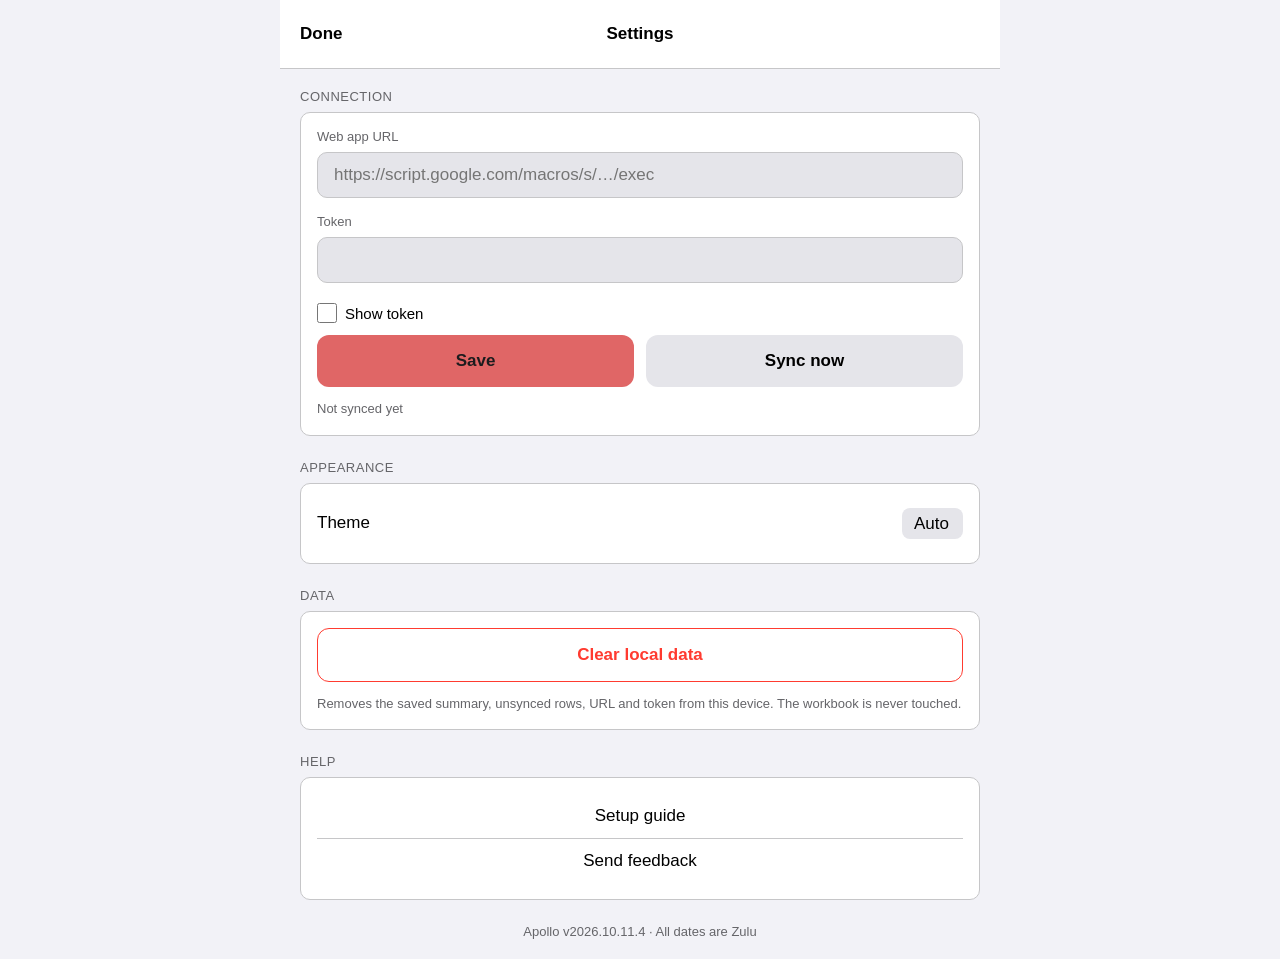
<file: app/index.html>
<!doctype html>
<html lang="en" data-theme="auto">
<head>
<meta charset="utf-8">
<meta name="viewport" content="width=device-width, initial-scale=1">
<title>Apollo</title>
<meta name="theme-color" content="#ffffff">
<meta name="apple-mobile-web-app-title" content="Apollo">
<link rel="manifest" href="manifest.webmanifest">
<link rel="icon" href="icon.svg" type="image/svg+xml">
<link rel="apple-touch-icon" href="icon-192.png">
<link rel="stylesheet" href="style.css">
</head>
<body>
<div id="app" class="app">

  <div id="view-main" class="view">
    <header class="header">
      <h1 class="title">Apollo</h1>
      <button type="button" id="settings-btn" class="icon-btn" aria-label="Settings">&#9881;&#65039;</button>
    </header>
    <div class="seg-wrap">
      <div class="seg-tabs" role="tablist" aria-label="Screens">
        <button type="button" role="tab" data-tab="log" aria-controls="screen-log">Log</button>
        <button type="button" role="tab" data-tab="status" aria-controls="screen-status">Status</button>
      </div>
    </div>
    <div id="panels">

        <section id="screen-log" class="panel" role="tabpanel" aria-label="Log">
          <div id="lock-notice"></div>
          <div class="section">
            <div class="section-title">Kind</div>
            <div class="card">
              <div class="toggle-group" role="group" aria-label="Kind of training">
                <button type="button" data-mode="flight" aria-pressed="true">Flight</button>
                <button type="button" data-mode="sim" aria-pressed="false">Sim</button>
                <button type="button" data-mode="ground" aria-pressed="false">Ground</button>
              </div>
            </div>
          </div>
          <div class="section">
            <div class="section-title">Sortie</div>
            <div class="card">
              <div class="input-group" id="mission-field">
                <label for="mission">Mission number</label>
                <input id="mission" type="text" autocomplete="off" autocapitalize="characters" spellcheck="false" placeholder="e.g. 0123">
              </div>
              <div class="input-group last">
                <label for="date">Date (Zulu)</label>
                <div class="date-field">
                  <span id="date-display" class="date-display" aria-hidden="true"></span>
                  <input id="date" type="date" required>
                </div>
              </div>
            </div>
          </div>
          <div class="section">
            <div class="section-title">Events</div>
            <input id="search" type="search" class="search" placeholder="Search events" autocomplete="off" aria-label="Search events">
            <div id="events"></div>
          </div>
          <div id="savebar" class="savebar">
            <button type="button" id="save" class="btn primary" disabled>Save</button>
          </div>
        </section>

        <section id="screen-status" class="panel" role="tabpanel" aria-label="Status">
          <div id="status-head" class="section-title"></div>
          <div id="logcheck"></div>
          <div id="status-error"></div>
          <input id="status-search" type="search" class="search" placeholder="Search events" autocomplete="off" aria-label="Search status">
          <ul id="summary" class="card list"></ul>
        </section>

    </div>
  </div>

  <div id="screen-settings" class="view hidden">
    <header class="header header-center">
      <button type="button" id="done" class="text-btn">Done</button>
      <h1 class="title small">Settings</h1>
      <span class="header-spacer" aria-hidden="true"></span>
    </header>
    <div class="panel">
      <div class="section">
        <div class="section-title">Connection</div>
        <div class="card">
          <div class="input-group">
            <label for="url">Web app URL</label>
            <input id="url" type="url" autocomplete="off" autocapitalize="none" spellcheck="false" placeholder="https://script.google.com/macros/s/…/exec">
          </div>
          <div class="input-group">
            <label for="token">Token</label>
            <input id="token" type="password" autocomplete="off" autocapitalize="none" spellcheck="false">
          </div>
          <label class="check"><input id="show-token" type="checkbox"> Show token</label>
          <div class="btn-row">
            <button type="button" id="save-settings" class="btn primary">Save</button>
            <button type="button" id="sync-now" class="btn secondary">Sync now</button>
          </div>
          <p id="sync-status" class="hint"></p>
          <div id="settings-error"></div>
        </div>
      </div>
      <div class="section">
        <div class="section-title">Appearance</div>
        <div class="card">
          <div class="setting-row last">
            <label for="theme">Theme</label>
            <select id="theme">
              <option value="light">Light</option>
              <option value="dark">Dark</option>
              <option value="auto">Auto</option>
            </select>
          </div>
        </div>
      </div>
      <div class="section">
        <div class="section-title">Data</div>
        <div class="card">
          <button type="button" id="clear-data" class="btn outline-destructive">Clear local data</button>
          <p class="hint">Removes the saved summary, unsynced rows, URL and token from this device. The workbook is never touched.</p>
        </div>
      </div>
      <div class="section">
        <div class="section-title">Help</div>
        <div class="card">
          <a class="link" href="guide/" target="_blank" rel="noopener">Setup guide</a>
          <a class="link" href="mailto:135crewdog.github@gmail.com?subject=Apollo%20App%20Feedback">Send feedback</a>
        </div>
      </div>
      <p class="version">Apollo v<span id="version"></span> · All dates are Zulu</p>
    </div>
  </div>

</div>
<div id="toast" class="toast hidden" role="status"></div>
<script src="app.js"></script>
</body>
</html>
</file>
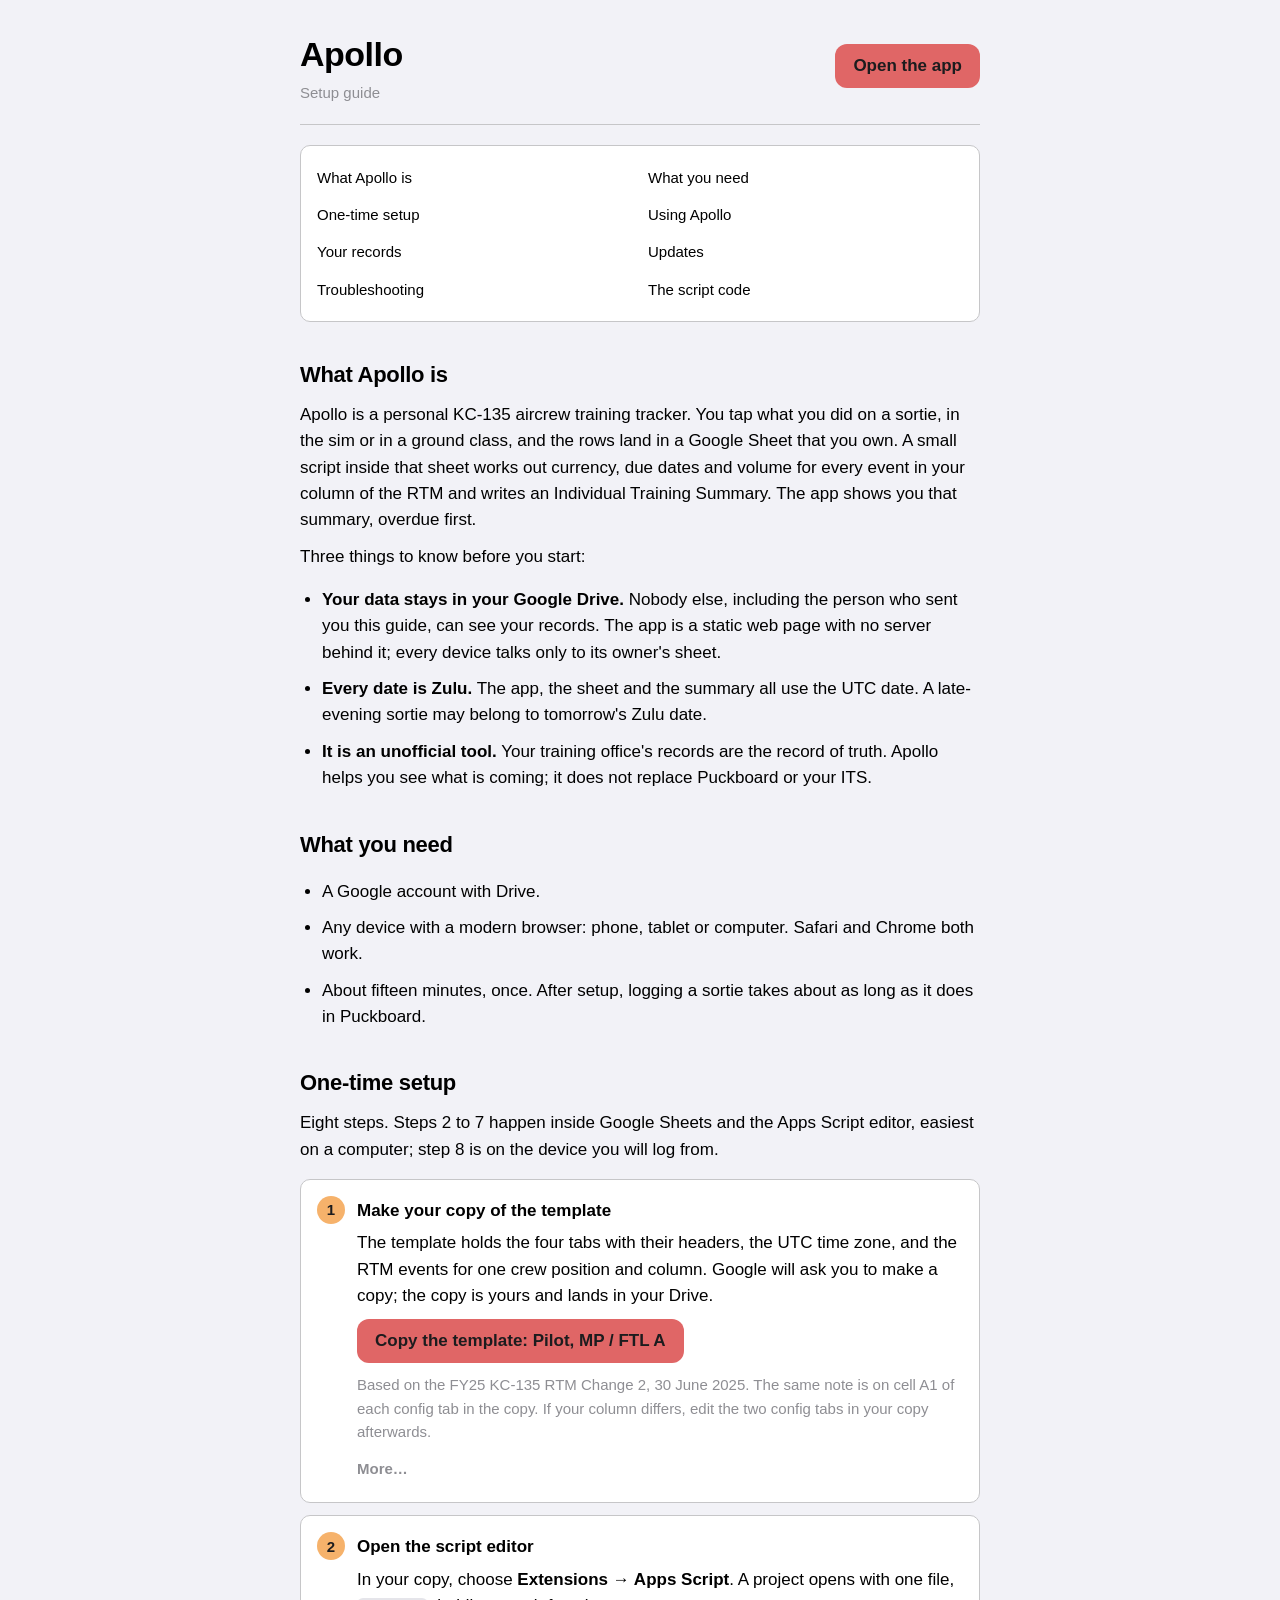
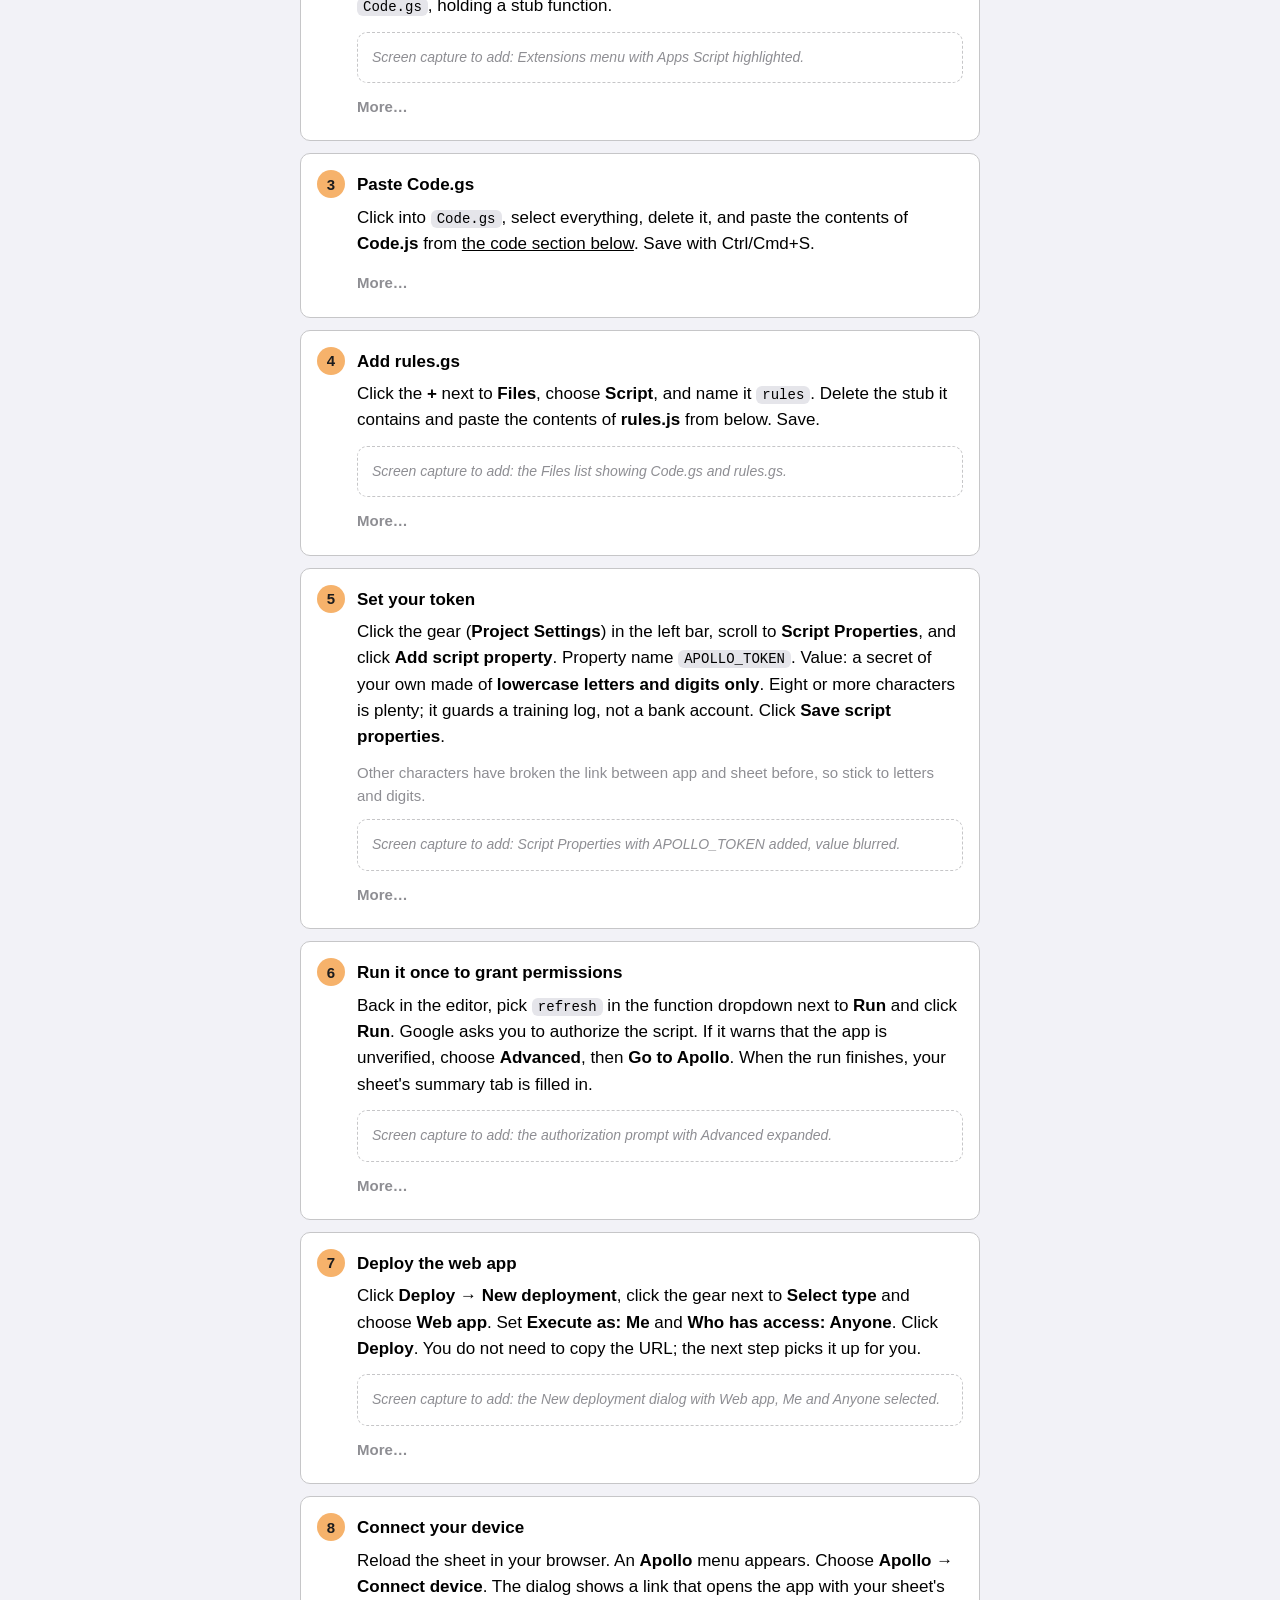
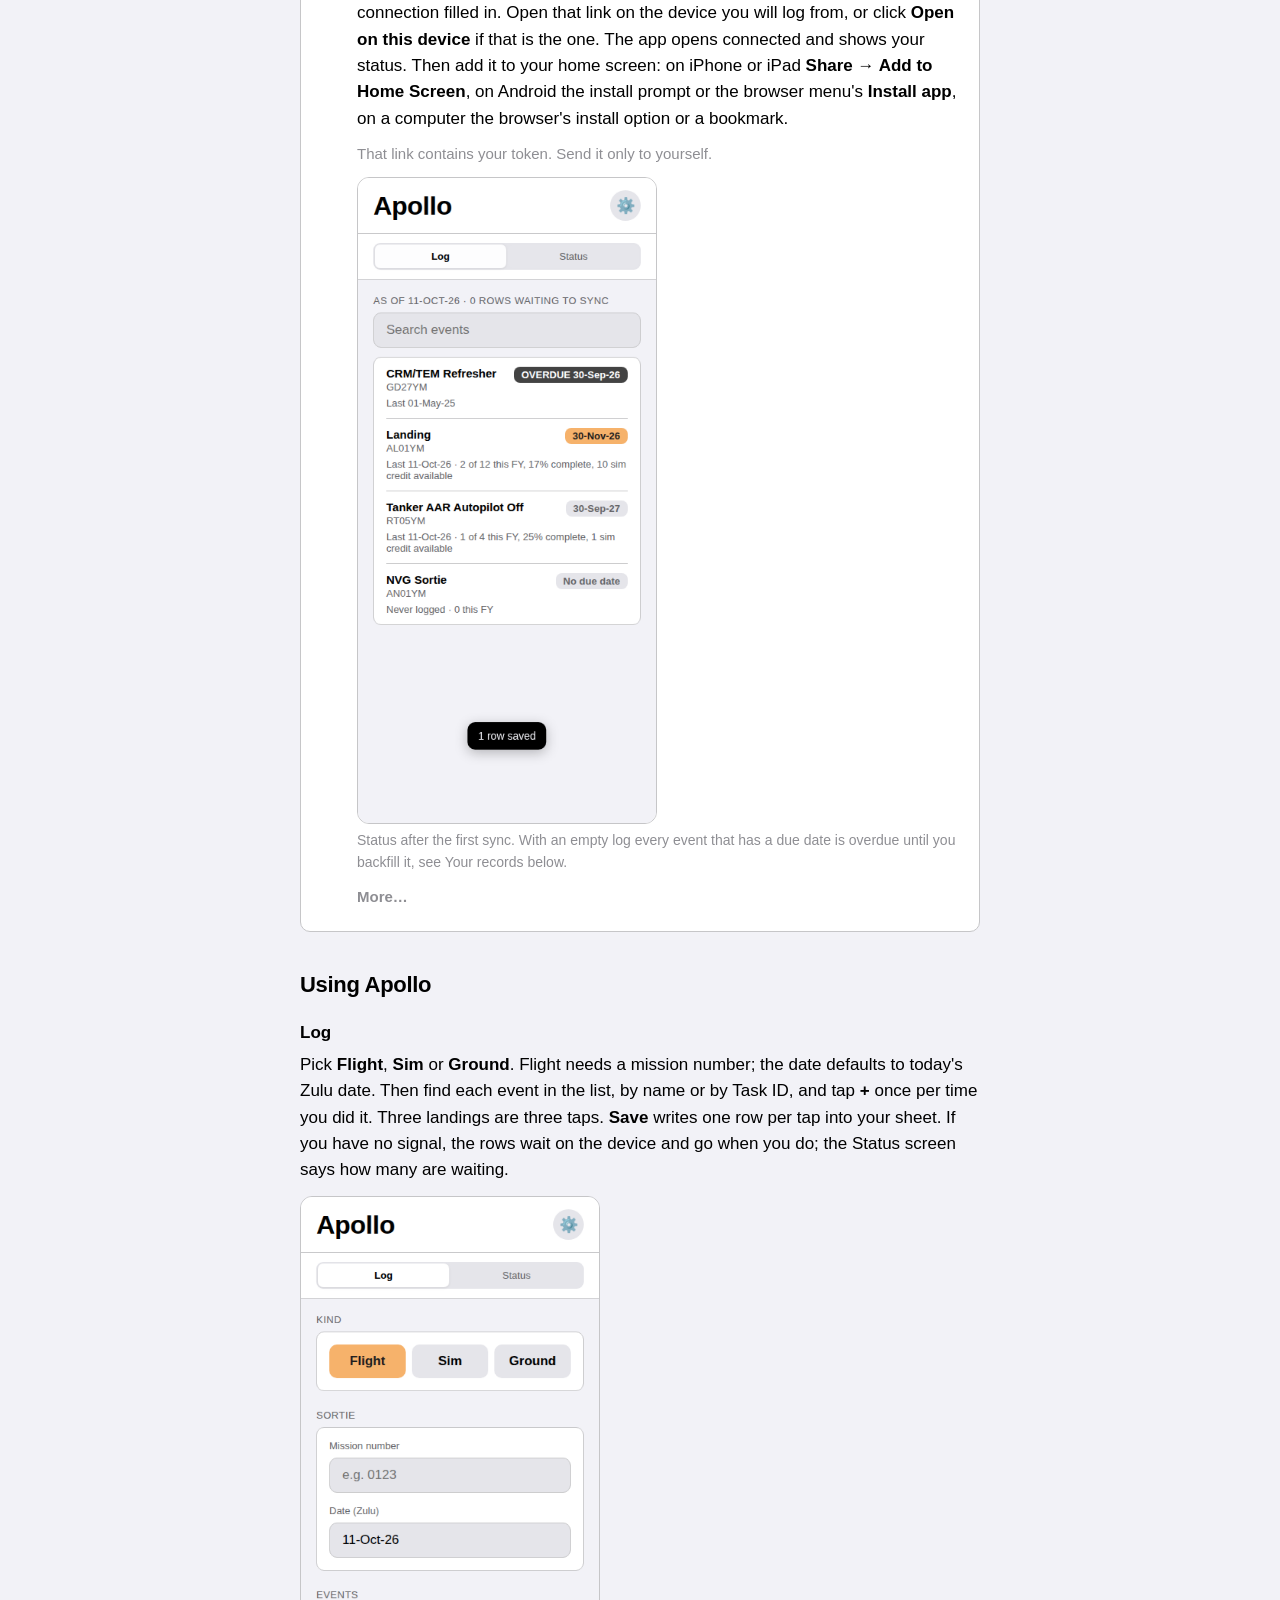
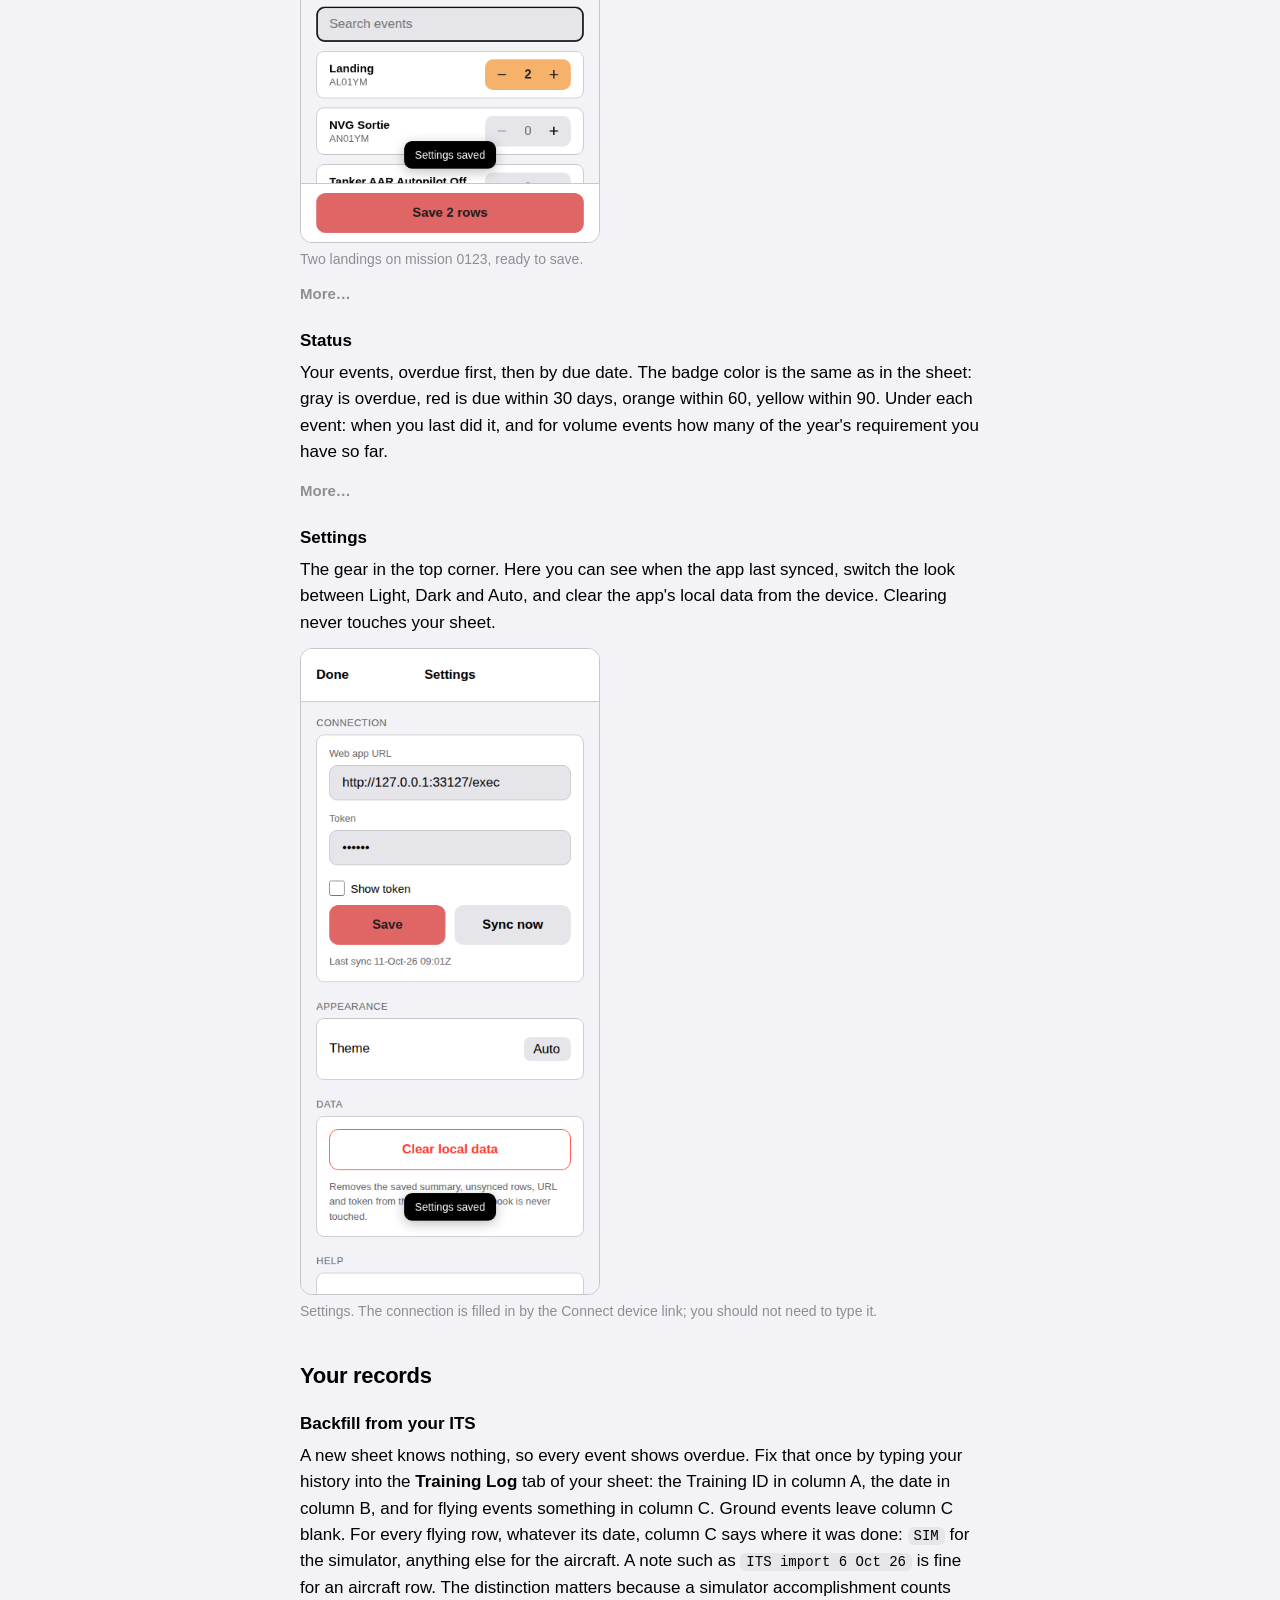
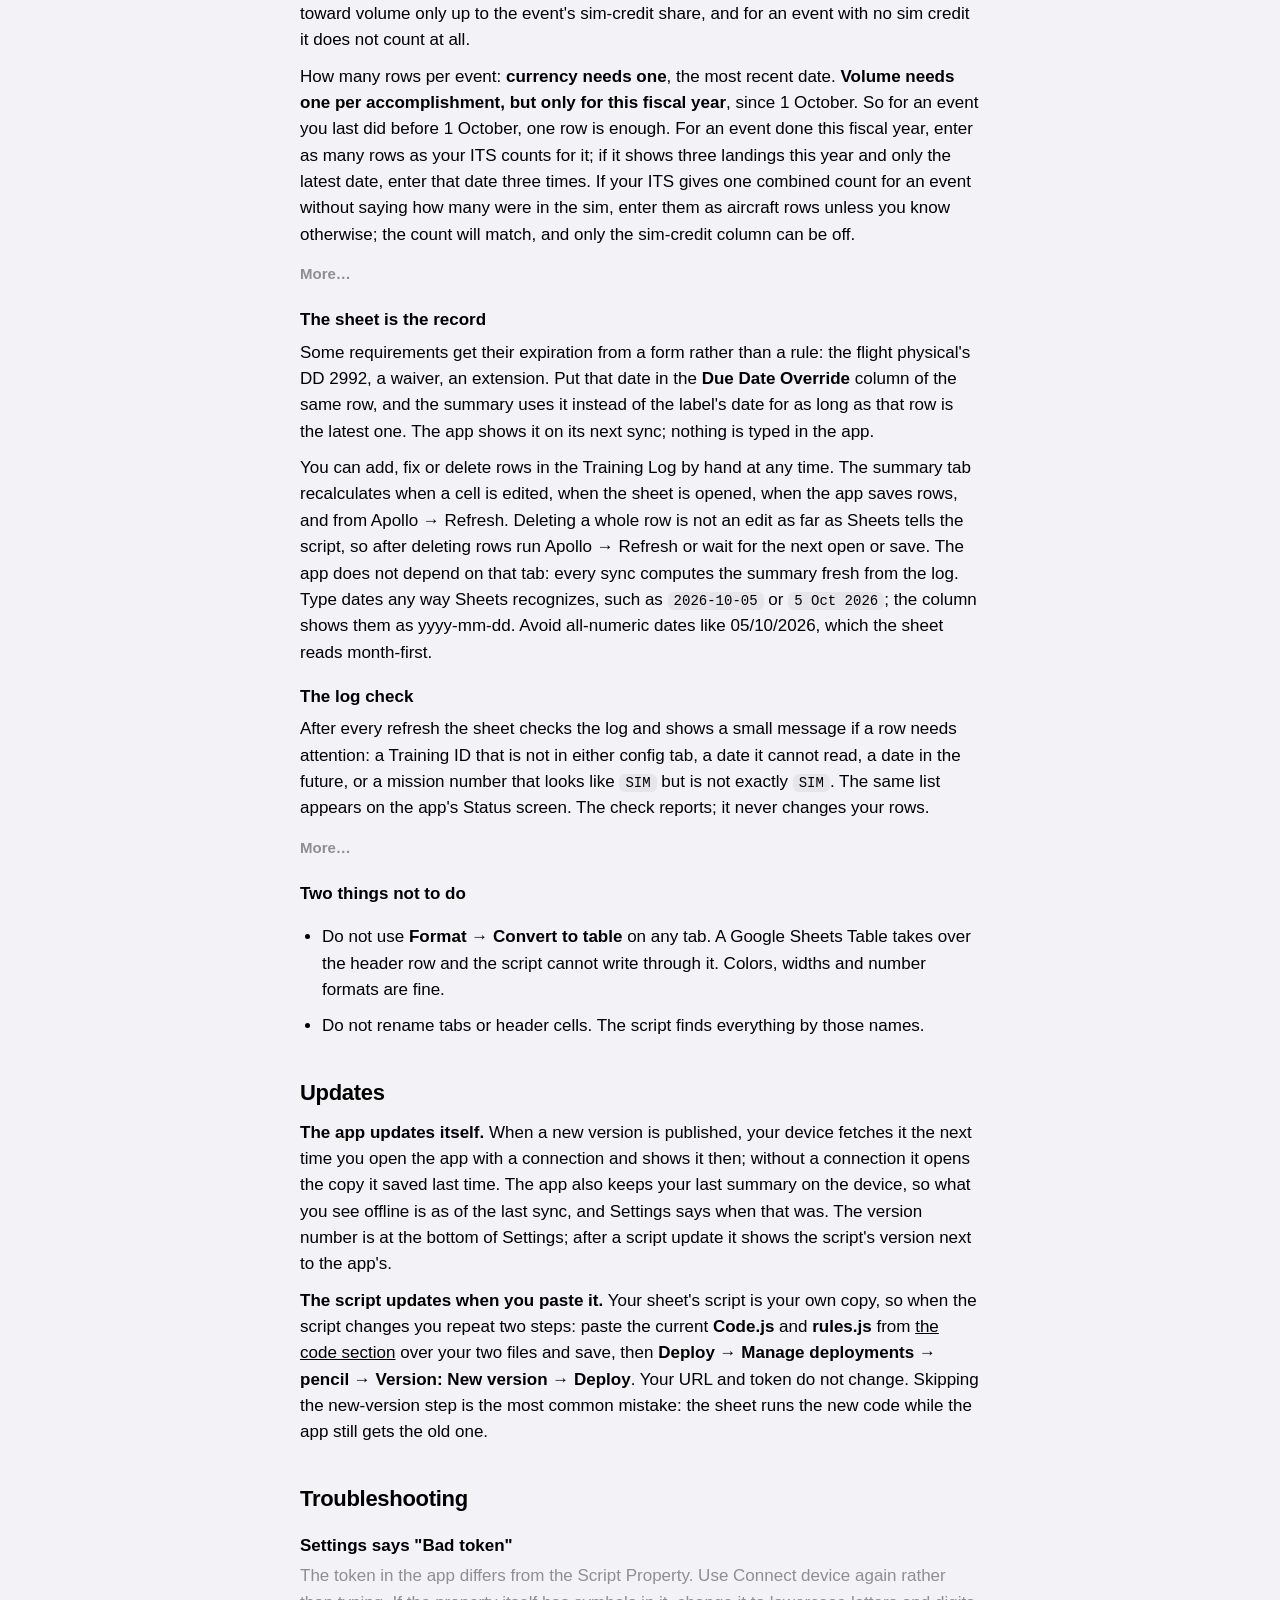
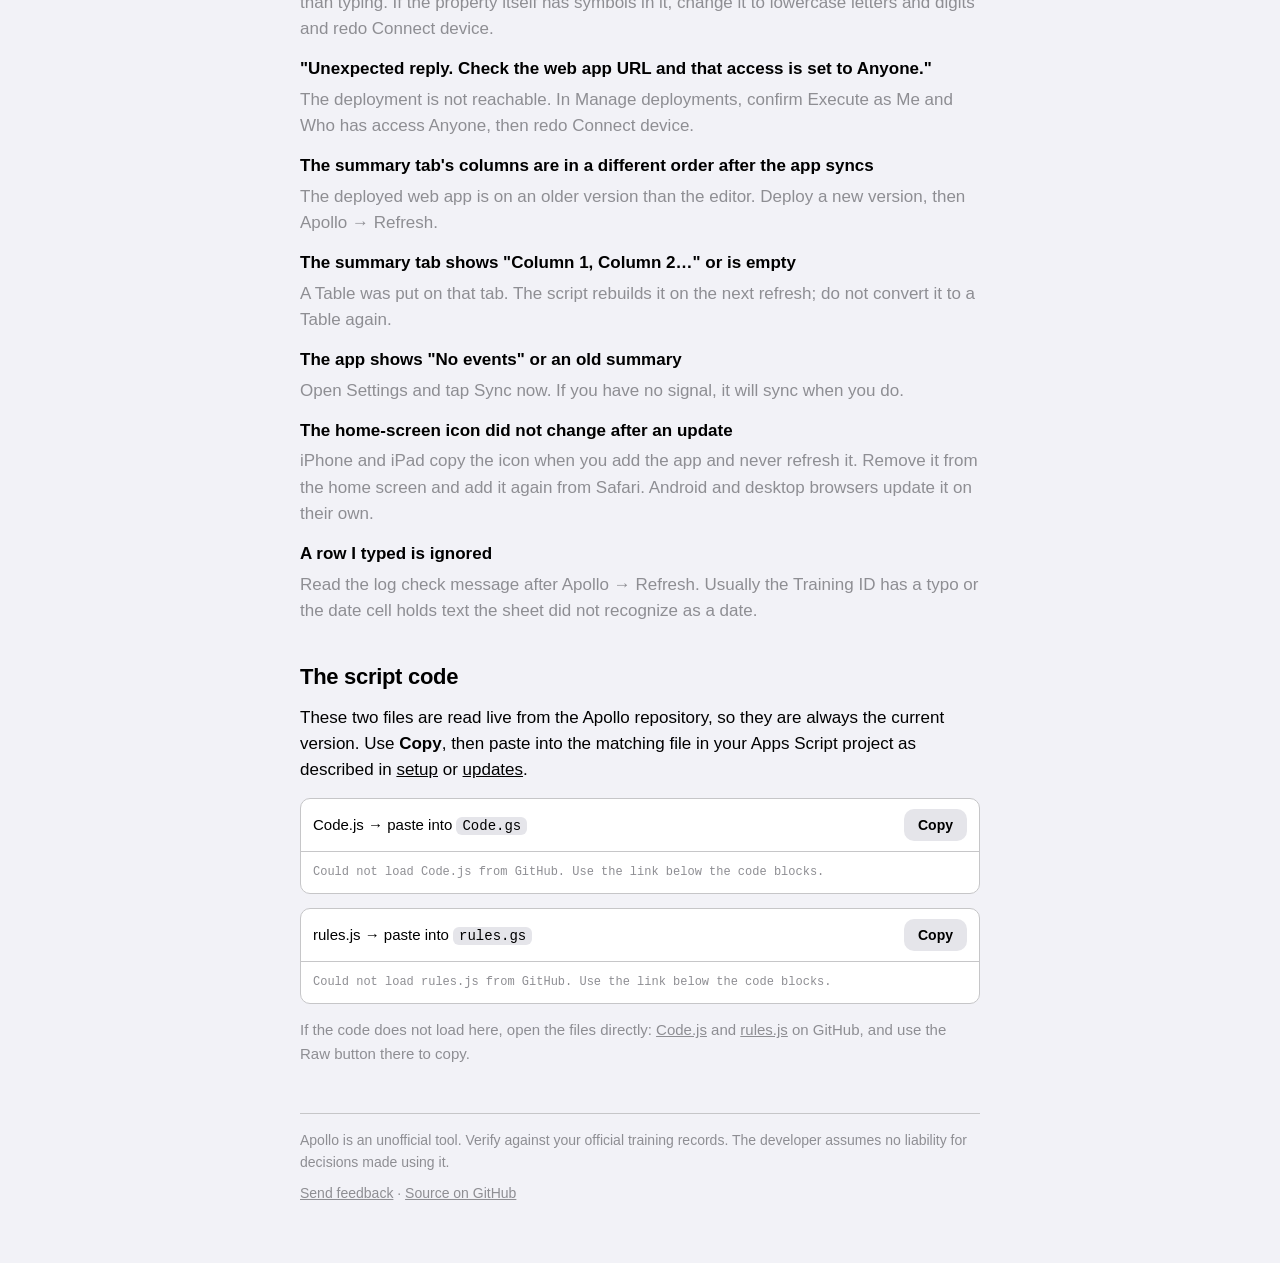
<file: app/guide/index.html>
<!doctype html>
<html lang="en">
<head>
<meta charset="utf-8">
<meta name="viewport" content="width=device-width, initial-scale=1, viewport-fit=cover">
<title>Apollo setup guide</title>
<meta name="theme-color" content="#ffffff">
<link rel="icon" href="../icon.svg" type="image/svg+xml">
<link rel="stylesheet" href="guide.css">
</head>
<body>
<div class="page">

<header class="top">
  <div>
    <h1>Apollo</h1>
    <p class="sub">Setup guide</p>
  </div>
  <a class="btn primary" href="../">Open the app</a>
</header>

<nav class="toc card" aria-label="Contents">
  <a href="#what">What Apollo is</a>
  <a href="#need">What you need</a>
  <a href="#setup">One-time setup</a>
  <a href="#use">Using Apollo</a>
  <a href="#records">Your records</a>
  <a href="#updates">Updates</a>
  <a href="#trouble">Troubleshooting</a>
  <a href="#code">The script code</a>
</nav>

<section id="what">
  <h2>What Apollo is</h2>
  <p>Apollo is a personal KC-135 aircrew training tracker. You tap what you did on a sortie, in the sim or in a ground class, and the rows land in a Google Sheet that you own. A small script inside that sheet works out currency, due dates and volume for every event in your column of the RTM and writes an Individual Training Summary. The app shows you that summary, overdue first.</p>
  <p>Three things to know before you start:</p>
  <ul>
    <li><b>Your data stays in your Google Drive.</b> Nobody else, including the person who sent you this guide, can see your records. The app is a static web page with no server behind it; every device talks only to its owner's sheet.</li>
    <li><b>Every date is Zulu.</b> The app, the sheet and the summary all use the UTC date. A late-evening sortie may belong to tomorrow's Zulu date.</li>
    <li><b>It is an unofficial tool.</b> Your training office's records are the record of truth. Apollo helps you see what is coming; it does not replace Puckboard or your ITS.</li>
  </ul>
</section>

<section id="need">
  <h2>What you need</h2>
  <ul>
    <li>A Google account with Drive.</li>
    <li>Any device with a modern browser: phone, tablet or computer. Safari and Chrome both work.</li>
    <li>About fifteen minutes, once. After setup, logging a sortie takes about as long as it does in Puckboard.</li>
  </ul>
</section>

<section id="setup">
  <h2>One-time setup</h2>
  <p>Eight steps. Steps 2 to 7 happen inside Google Sheets and the Apps Script editor, easiest on a computer; step 8 is on the device you will log from.</p>

  <ol class="steps">
    <li>
      <h3>Make your copy of the template</h3>
      <p>The template holds the four tabs with their headers, the UTC time zone, and the RTM events for one crew position and column. Google will ask you to make a copy; the copy is yours and lands in your Drive.</p>
      <p><a class="btn primary" id="template-link" href="#" target="_blank" rel="noopener">Copy the template: Pilot, MP / FTL A</a></p>
      <p class="note">Based on the FY25 KC-135 RTM Change 2, 30 June 2025. The same note is on cell A1 of each config tab in the copy. If your column differs, edit the two config tabs in your copy afterwards.</p>
      <details><summary>More</summary>
        <p>Your copy has four tabs. <b>Training Log</b> is where every accomplishment lands, one row each. <b>Ground Training Config</b> and <b>Flying Training Config</b> list the events Apollo tracks, in the RTM's own words: a Task ID, a name, and the currency or frequency label, plus volume and sim-credit percentage for flying events. <b>Individual Training Summary</b> is written by the script; never type in it.</p>
        <p>You may rename the file and reorder or recolor the config rows. Do not rename the tabs or the header cells, and do not convert any tab to a Table: the script finds everything by those names and cannot write through a Table.</p>
        <p>To track a different column of the RTM, change the labels and numbers on the config tabs to match it. Labels the script understands: Monthly, Quarterly, Semi-Annual, Annual, Biennial, Triennial, any <i>N Years</i>, <i>N Months</i> or <i>N Days</i>, and PCS, As Required or N/A for events with no due date. Anything else shows CHECK LABEL in the summary so you can fix it.</p>
      </details>
    </li>
    <li>
      <h3>Open the script editor</h3>
      <p>In your copy, choose <b>Extensions → Apps Script</b>. A project opens with one file, <code>Code.gs</code>, holding a stub function.</p>
      <figure class="capture">Screen capture to add: Extensions menu with Apps Script highlighted.</figure>
      <details><summary>More</summary>
        <p>The editor opens in a new browser tab and is already tied to your sheet; you never have to connect the two. If the Extensions menu has no Apps Script entry, your Google account is a work or school account whose administrator has switched scripts off. Make the copy with a personal Google account instead.</p>
      </details>
    </li>
    <li>
      <h3>Paste Code.gs</h3>
      <p>Click into <code>Code.gs</code>, select everything, delete it, and paste the contents of <b>Code.js</b> from <a href="#code">the code section below</a>. Save with Ctrl/Cmd+S.</p>
      <details><summary>More</summary>
        <p>Use the <b>Copy</b> button beside Code.js on this page, click anywhere inside the editor, press Ctrl+A (Cmd+A on a Mac) to select the stub, then paste. The first line of the file should be a comment starting <code>/**</code>. An orange dot on the file name means unsaved; it disappears when you save.</p>
      </details>
    </li>
    <li>
      <h3>Add rules.gs</h3>
      <p>Click the <b>+</b> next to <b>Files</b>, choose <b>Script</b>, and name it <code>rules</code>. Delete the stub it contains and paste the contents of <b>rules.js</b> from below. Save.</p>
      <figure class="capture">Screen capture to add: the Files list showing Code.gs and rules.gs.</figure>
      <details><summary>More</summary>
        <p>The editor adds the <code>.gs</code> ending itself, so type only <code>rules</code>. When you are done the Files list shows exactly two entries, <code>Code.gs</code> and <code>rules.gs</code>. Code.gs talks to the sheet and the app; rules.gs holds the training rules, so that an RTM change is a config edit rather than a code change.</p>
      </details>
    </li>
    <li>
      <h3>Set your token</h3>
      <p>Click the gear (<b>Project Settings</b>) in the left bar, scroll to <b>Script Properties</b>, and click <b>Add script property</b>. Property name <code>APOLLO_TOKEN</code>. Value: a secret of your own made of <b>lowercase letters and digits only</b>. Eight or more characters is plenty; it guards a training log, not a bank account. Click <b>Save script properties</b>.</p>
      <p class="note">Other characters have broken the link between app and sheet before, so stick to letters and digits.</p>
      <figure class="capture">Screen capture to add: Script Properties with APOLLO_TOKEN added, value blurred.</figure>
      <details><summary>More</summary>
        <p>The token is a password that the app presents to your sheet on every sync, so that a stranger who guesses your web app URL still cannot read or write your log. A couple of words and some digits is a good shape. You can change it later in the same place; afterwards run Apollo → Connect device again so the app learns the new one. You never type it into the app by hand; the Connect device link carries it.</p>
      </details>
    </li>
    <li>
      <h3>Run it once to grant permissions</h3>
      <p>Back in the editor, pick <code>refresh</code> in the function dropdown next to <b>Run</b> and click <b>Run</b>. Google asks you to authorize the script. If it warns that the app is unverified, choose <b>Advanced</b>, then <b>Go to Apollo</b>. When the run finishes, your sheet's summary tab is filled in.</p>
      <figure class="capture">Screen capture to add: the authorization prompt with Advanced expanded.</figure>
      <details><summary>More</summary>
        <p>The screens come in this order: choose your Google account; a page saying Google hasn't verified this app, where you click <b>Advanced</b> and then <b>Go to Apollo (unsafe)</b>; then a list of what the script wants, which is to edit your spreadsheets and connect to an external service, where you click <b>Allow</b>. "Unsafe" and "unverified" appear because the script is your own copy that Google has never reviewed. You are authorizing your own script to edit your own sheet, and nothing else.</p>
        <p>When the run finishes, the editor's Execution log shows "Execution completed", and your sheet's Individual Training Summary tab lists every event. With the log still empty, every event whose label gives a due date shows Overdue; events with no due date (PCS, As Required, N/A) show nothing, and a label the script does not recognize shows CHECK LABEL.</p>
      </details>
    </li>
    <li>
      <h3>Deploy the web app</h3>
      <p>Click <b>Deploy → New deployment</b>, click the gear next to <b>Select type</b> and choose <b>Web app</b>. Set <b>Execute as: Me</b> and <b>Who has access: Anyone</b>. Click <b>Deploy</b>. You do not need to copy the URL; the next step picks it up for you.</p>
      <figure class="capture">Screen capture to add: the New deployment dialog with Web app, Me and Anyone selected.</figure>
      <details><summary>More</summary>
        <p>A deployment is the published copy of your script that the app talks to over the internet. <b>Execute as Me</b> means it runs under your account, which is what lets it write to your sheet. <b>Anyone</b> means anyone who has both the URL and your token can call it; the token is what keeps it yours. The URL is long and random; you never need to copy it, because the Connect device link carries it. Later, when the code changes, you come back to <b>Deploy → Manage deployments</b> and publish a new version of this same deployment, which keeps the URL.</p>
      </details>
    </li>
    <li>
      <h3>Connect your device</h3>
      <p>Reload the sheet in your browser. An <b>Apollo</b> menu appears. Choose <b>Apollo → Connect device</b>. The dialog shows a link that opens the app with your sheet's connection filled in. Open that link on the device you will log from, or click <b>Open on this device</b> if that is the one. The app opens connected and shows your status. Then add it to your home screen: on iPhone or iPad <b>Share → Add to Home Screen</b>, on Android the install prompt or the browser menu's <b>Install app</b>, on a computer the browser's install option or a bookmark.</p>
      <p class="note">That link contains your token. Send it only to yourself.</p>
      <figure><img src="img/status.png" alt="The Status screen after the first sync" loading="lazy"><figcaption>Status after the first sync. With an empty log every event that has a due date is overdue until you backfill it, see Your records below.</figcaption></figure>
      <details><summary>More</summary>
        <p>The link is the app's address with your web app URL and token tucked after a <code>#</code>. That part never leaves your device, so the server that hosts the app never sees your token. Getting the link to a device: AirDrop, a message to yourself, an email, or a notes app all work. On the device, the app opens, saves the connection, removes the token from the address bar, and syncs.</p>
        <p>Adding to the home screen makes Apollo open full-screen like an installed app and keeps working with no signal. On iPhone and iPad it must be done from Safari. You can connect as many devices as you like; each one gets the same link.</p>
      </details>
    </li>
  </ol>
</section>

<section id="use">
  <h2>Using Apollo</h2>
  <h3>Log</h3>
  <p>Pick <b>Flight</b>, <b>Sim</b> or <b>Ground</b>. Flight needs a mission number; the date defaults to today's Zulu date. Then find each event in the list, by name or by Task ID, and tap <b>+</b> once per time you did it. Three landings are three taps. <b>Save</b> writes one row per tap into your sheet. If you have no signal, the rows wait on the device and go when you do; the Status screen says how many are waiting.</p>
  <figure><img src="img/log.png" alt="The Log screen with two landings tapped" loading="lazy"><figcaption>Two landings on mission 0123, ready to save.</figcaption></figure>
  <details><summary>More</summary>
    <p>A worked example: you flew mission 0123 today, did two landings, one instrument approach and one air refueling. On Log, choose Flight, type 0123, leave the date, tap + twice on Landing, once on Approach-Instrument, once on Tanker Air-to-Air Refueling, and Save. Four rows go into your sheet, each with the mission number and the date. In Sim, events with no sim credit are hidden, because logging them there would count for nothing. Switching between Flight, Sim and Ground clears the taps so a row never lands under the wrong kind.</p>
  </details>
  <h3>Status</h3>
  <p>Your events, overdue first, then by due date. The badge color is the same as in the sheet: gray is overdue, red is due within 30 days, orange within 60, yellow within 90. Under each event: when you last did it, and for volume events how many of the year's requirement you have so far.</p>
  <details><summary>More</summary>
    <p>Due dates come from the label on your config tab, read the way the RTM reads them. Monthly, Quarterly and Semi-Annual events are due at the end of the period after the one you last did them in, with quarters and halves aligned to the fiscal year. Annual, Biennial and Triennial events are due on 30 September one, two or three fiscal years on. "N Months" and "N Days" land on the last day of the month they count to, which is how ARMS counts them. PCS, As Required and N/A have no due date and never show overdue.</p>
    <p>Volume counts only this fiscal year, 1 October to 30 September. Sim rows count toward volume up to the event's sim-credit percentage of the requirement; "sim credit available" is how many more sim accomplishments can still count. An event is marked overdue when its due date has passed or when it has never been logged at all.</p>
  </details>
  <h3>Settings</h3>
  <p>The gear in the top corner. Here you can see when the app last synced, switch the look between Light, Dark and Auto, and clear the app's local data from the device. Clearing never touches your sheet.</p>
  <figure><img src="img/settings.png" alt="The Settings screen" loading="lazy"><figcaption>Settings. The connection is filled in by the Connect device link; you should not need to type it.</figcaption></figure>
</section>

<section id="records">
  <h2>Your records</h2>
  <h3>Backfill from your ITS</h3>
  <p>A new sheet knows nothing, so every event shows overdue. Fix that once by typing your history into the <b>Training Log</b> tab of your sheet: the Training ID in column A, the date in column B, and for flying events something in column C. Ground events leave column C blank. For every flying row, whatever its date, column C says where it was done: <code>SIM</code> for the simulator, anything else for the aircraft. A note such as <code>ITS import 6 Oct 26</code> is fine for an aircraft row. The distinction matters because a simulator accomplishment counts toward volume only up to the event's sim-credit share, and for an event with no sim credit it does not count at all.</p>
  <p>How many rows per event: <b>currency needs one</b>, the most recent date. <b>Volume needs one per accomplishment, but only for this fiscal year</b>, since 1 October. So for an event you last did before 1 October, one row is enough. For an event done this fiscal year, enter as many rows as your ITS counts for it; if it shows three landings this year and only the latest date, enter that date three times. If your ITS gives one combined count for an event without saying how many were in the sim, enter them as aircraft rows unless you know otherwise; the count will match, and only the sim-credit column can be off.</p>
  <details><summary>More</summary>
    <p>Why the difference: the summary's due date comes from the latest row, so one row sets it. The volume column counts rows dated in the current fiscal year, so each accomplishment needs its own row, exactly as it would if you had logged the sortie in the app. Rows dated before 1 October affect nothing but currency, which is why last year's totals do not need re-creating.</p>
    <p>Your ITS gives you the last date and this year's count per event. A quick way through it: for each event, type the last date once; then, for events with a count above one this year, copy that row until the count matches. Afterwards run Apollo → Refresh and compare the summary with the ITS. The Overdue column should agree with it, and each volume event's "Volume Accomplished" should match the ITS count.</p>
  </details>
  <h3>The sheet is the record</h3>
  <p>Some requirements get their expiration from a form rather than a rule: the flight physical's DD 2992, a waiver, an extension. Put that date in the <b>Due Date Override</b> column of the same row, and the summary uses it instead of the label's date for as long as that row is the latest one. The app shows it on its next sync; nothing is typed in the app.</p>
  <p>You can add, fix or delete rows in the Training Log by hand at any time. The summary tab recalculates when a cell is edited, when the sheet is opened, when the app saves rows, and from Apollo → Refresh. Deleting a whole row is not an edit as far as Sheets tells the script, so after deleting rows run Apollo → Refresh or wait for the next open or save. The app does not depend on that tab: every sync computes the summary fresh from the log. Type dates any way Sheets recognizes, such as <code>2026-10-05</code> or <code>5 Oct 2026</code>; the column shows them as yyyy-mm-dd. Avoid all-numeric dates like 05/10/2026, which the sheet reads month-first.</p>
  <h3>The log check</h3>
  <p>After every refresh the sheet checks the log and shows a small message if a row needs attention: a Training ID that is not in either config tab, a date it cannot read, a date in the future, or a mission number that looks like <code>SIM</code> but is not exactly <code>SIM</code>. The same list appears on the app's Status screen. The check reports; it never changes your rows.</p>
  <details><summary>More</summary>
    <p>A row with an unknown Training ID or an unreadable date is ignored by the summary, so a typo there makes an event look overdue when it is not. A future date or a near-miss on <code>SIM</code> is still counted, but flagged so you can look. What the check cannot catch: a plausible wrong date, a wrong but valid ID, or a row typed twice, which the sheet treats as two accomplishments. Those need a human reading the log once.</p>
  </details>
  <h3>Two things not to do</h3>
  <ul>
    <li>Do not use <b>Format → Convert to table</b> on any tab. A Google Sheets Table takes over the header row and the script cannot write through it. Colors, widths and number formats are fine.</li>
    <li>Do not rename tabs or header cells. The script finds everything by those names.</li>
  </ul>
</section>

<section id="updates">
  <h2>Updates</h2>
  <p><b>The app updates itself.</b> When a new version is published, your device fetches it the next time you open the app with a connection and shows it then; without a connection it opens the copy it saved last time. The app also keeps your last summary on the device, so what you see offline is as of the last sync, and Settings says when that was. The version number is at the bottom of Settings; after a script update it shows the script's version next to the app's.</p>
  <p><b>The script updates when you paste it.</b> Your sheet's script is your own copy, so when the script changes you repeat two steps: paste the current <b>Code.js</b> and <b>rules.js</b> from <a href="#code">the code section</a> over your two files and save, then <b>Deploy → Manage deployments → pencil → Version: New version → Deploy</b>. Your URL and token do not change. Skipping the new-version step is the most common mistake: the sheet runs the new code while the app still gets the old one.</p>
</section>

<section id="trouble">
  <h2>Troubleshooting</h2>
  <dl class="trouble">
    <dt>Settings says "Bad token"</dt><dd>The token in the app differs from the Script Property. Use Connect device again rather than typing. If the property itself has symbols in it, change it to lowercase letters and digits and redo Connect device.</dd>
    <dt>"Unexpected reply. Check the web app URL and that access is set to Anyone."</dt><dd>The deployment is not reachable. In Manage deployments, confirm Execute as Me and Who has access Anyone, then redo Connect device.</dd>
    <dt>The summary tab's columns are in a different order after the app syncs</dt><dd>The deployed web app is on an older version than the editor. Deploy a new version, then Apollo → Refresh.</dd>
    <dt>The summary tab shows "Column 1, Column 2…" or is empty</dt><dd>A Table was put on that tab. The script rebuilds it on the next refresh; do not convert it to a Table again.</dd>
    <dt>The app shows "No events" or an old summary</dt><dd>Open Settings and tap Sync now. If you have no signal, it will sync when you do.</dd>
    <dt>The home-screen icon did not change after an update</dt><dd>iPhone and iPad copy the icon when you add the app and never refresh it. Remove it from the home screen and add it again from Safari. Android and desktop browsers update it on their own.</dd>
    <dt>A row I typed is ignored</dt><dd>Read the log check message after Apollo → Refresh. Usually the Training ID has a typo or the date cell holds text the sheet did not recognize as a date.</dd>
  </dl>
</section>

<section id="code">
  <h2>The script code</h2>
  <p>These two files are read live from the Apollo repository, so they are always the current version. Use <b>Copy</b>, then paste into the matching file in your Apps Script project as described in <a href="#setup">setup</a> or <a href="#updates">updates</a>.</p>
  <div class="codeblock">
    <div class="codehead"><span>Code.js → paste into <code>Code.gs</code></span><button type="button" class="btn small" data-copy="code-js">Copy</button></div>
    <pre><code id="code-js" class="loading">Loading from GitHub…</code></pre>
  </div>
  <div class="codeblock">
    <div class="codehead"><span>rules.js → paste into <code>rules.gs</code></span><button type="button" class="btn small" data-copy="rules-js">Copy</button></div>
    <pre><code id="rules-js" class="loading">Loading from GitHub…</code></pre>
  </div>
  <p class="note">If the code does not load here, open the files directly: <a id="raw-code" href="https://github.com/135crewdog/apollo/blob/main/apps-script/Code.js" target="_blank" rel="noopener">Code.js</a> and <a id="raw-rules" href="https://github.com/135crewdog/apollo/blob/main/apps-script/rules.js" target="_blank" rel="noopener">rules.js</a> on GitHub, and use the Raw button there to copy.</p>
</section>

<footer>
  <p>Apollo is an unofficial tool. Verify against your official training records. The developer assumes no liability for decisions made using it.</p>
  <p><a href="mailto:135crewdog.github@gmail.com?subject=Apollo%20Feedback">Send feedback</a> · <a href="https://github.com/135crewdog/apollo" target="_blank" rel="noopener">Source on GitHub</a></p>
</footer>

</div>
<script src="guide.js"></script>
</body>
</html>
</file>
<file: app/style.css>
/* Apollo: the same visual system as Show Time (iOS-style), with the due-date colors as the accent. */

:root {
  --bg: #f2f2f7;
  --elev: #ffffff;
  --border: #c6c6c8;
  --text: #000000;
  --text2: #656569;
  --fill: #e5e5ea;
  --destructive: #ff3b30;
  --warning: #8a6400;
  --warning-bg: #fff9e6;
  --warning-border: rgba(255, 204, 0, 0.5);
  --error-bg: #fff0ef;
  --error-border: rgba(255, 59, 48, 0.35);
  --error-text: #b3261e;
  /* Due-date palette */
  --red: #e06666;
  --orange: #f6b26b;
  --yellow: #ffe599;
  --gray: #434343;
  --on-accent: #1c1c1e;
  --band-text: #1c1c1e;
  --shadow: rgba(0, 0, 0, 0.1);
  color-scheme: light;
}
:root[data-theme="dark"],
:root:not([data-theme="light"]):not([data-theme="dark"]).system-dark {
  --bg: #000000;
  --elev: #1c1c1e;
  --border: #38383a;
  --text: #ffffff;
  --text2: #98989d;
  --fill: #48484a;
  --destructive: #ff453a;
  --warning: #ffd60a;
  --warning-bg: #3d2e00;
  --warning-border: rgba(255, 214, 10, 0.4);
  --error-bg: #2d0a08;
  --error-border: rgba(255, 69, 58, 0.4);
  --error-text: #ff453a;
  --shadow: rgba(0, 0, 0, 0.4);
  color-scheme: dark;
}

/* Apollo is an ordinary web page. The browser owns the viewport, scrolling, the status bar,
   the home indicator, the keyboard and zoom. Nothing here is sized to the viewport height or
   to a safe-area inset; a fixed app shell that was once here showed a band of page beneath the
   app on an installed iOS copy, and every device would have had its own version of that. */
* { margin: 0; padding: 0; box-sizing: border-box; }
/* The sizes in this file are the sizes on every device in every orientation. Without this,
   Safari on iPhone enlarges some text in landscape and leaves the rest, badges included, alone. */
html { -webkit-text-size-adjust: 100%; text-size-adjust: 100%; }
body {
  font-family: -apple-system, BlinkMacSystemFont, "SF Pro Display", "Helvetica Neue", sans-serif;
  -webkit-font-smoothing: antialiased;
  -moz-osx-font-smoothing: grayscale;
  background: var(--bg);
  color: var(--text);
}
button, input:not([type="checkbox"]), select { -webkit-appearance: none; appearance: none; font-family: inherit; }
input[type="checkbox"] { -webkit-appearance: checkbox; appearance: checkbox; }
button, input, select { touch-action: manipulation; }

/* One reading width for the whole project, the same as the guide's. A phone fills it; a
   landscape phone, an iPad or a desktop centers it. */
.app { max-width: 720px; margin: 0 auto; }
.hidden { display: none; }

/* Header */
.header {
  background: var(--elev);
  border-bottom: 1px solid var(--border);
  padding: 16px 20px;
  display: flex;
  align-items: center;
  justify-content: space-between;
  position: relative;
}
.title { font-size: 34px; font-weight: 700; letter-spacing: -0.5px; color: var(--text); }
.title.small { font-size: 17px; font-weight: 600; letter-spacing: 0; position: absolute; left: 50%; transform: translateX(-50%); }
.icon-btn {
  background: var(--fill); border: none; border-radius: 20px;
  width: 40px; height: 40px; display: flex; align-items: center; justify-content: center;
  font-size: 20px; color: var(--text); cursor: pointer;
}
.text-btn { background: transparent; border: none; color: var(--text); font-size: 17px; font-weight: 600; padding: 8px 0; cursor: pointer; }
.header-spacer { width: 60px; }

/* Segmented control (tabs) */
.seg-wrap { padding: 12px 20px; background: var(--elev); border-bottom: 1px solid var(--border); }
.seg-tabs { background: var(--fill); border-radius: 9px; padding: 2px; display: flex; gap: 2px; }
.seg-tabs button {
  flex: 1; padding: 8px; border: none; border-radius: 7px; background: transparent;
  color: var(--text2); font-size: 13px; font-weight: 400; cursor: pointer; transition: all 0.2s;
}
.seg-tabs button.on { background: var(--elev); color: var(--text); font-weight: 600; box-shadow: 0 1px 3px var(--shadow); }

/* Panels: Log and Status are two sections of the page; one is shown at a time. */
.panel { padding: 20px; }

/* Sections and cards */
.section { margin-bottom: 24px; }
.section-title {
  font-size: 13px; font-weight: 400; color: var(--text2);
  margin-bottom: 8px; text-transform: uppercase; letter-spacing: 0.5px;
}
.card { background: var(--elev); border-radius: 10px; padding: 16px; border: 1px solid var(--border); }
ul.card.list { padding: 0 16px; list-style: none; }

.setting-row {
  display: flex; justify-content: space-between; align-items: center;
  padding: 8px 0; border-bottom: 1px solid var(--border); margin-bottom: 8px; color: var(--text); font-size: 17px;
}
.setting-row.last { border-bottom: none; margin-bottom: 0; }
select {
  background: var(--fill); border: none; border-radius: 8px; padding: 6px 12px;
  color: var(--text); font-size: 17px; cursor: pointer;
}

/* Inputs */
.input-group { margin-bottom: 16px; }
.input-group.last { margin-bottom: 0; }
.input-group label, .hint { display: block; font-size: 13px; font-weight: 400; color: var(--text2); margin-bottom: 8px; }
input[type="text"], input[type="date"], input[type="search"], input[type="url"], input[type="password"] {
  width: 100%; padding: 12px 16px; background: var(--fill); border: 1px solid var(--border);
  border-radius: 10px; color: var(--text); font-size: 17px; min-height: 46px;
}
input.error { border-color: var(--destructive); }
/* A readable DD-Mmm-YY label sits on top of the native date picker; the picker keeps the YYYY-MM-DD value. */
.date-field { position: relative; }
.date-display {
  display: block; width: 100%; padding: 12px 16px; min-height: 46px; background: var(--fill);
  border: 1px solid var(--border); border-radius: 10px; color: var(--text); font-size: 17px; font-variant-numeric: tabular-nums;
}
.date-field input[type="date"] { position: absolute; inset: 0; width: 100%; height: 100%; opacity: 0; min-height: 0; }
/* The picker itself is invisible, so its keyboard focus shows on the label it sits behind. */
.date-field:focus-within .date-display { outline: 2px solid var(--text); outline-offset: 2px; }
.date-field input.error + .date-display, .date-field:has(input.error) .date-display { border-color: var(--destructive); }
.search { margin-bottom: 12px; }
label.check { display: flex; align-items: center; gap: 8px; font-size: 15px; color: var(--text); padding: 4px 0 12px; cursor: pointer; }
label.check input { width: 20px; height: 20px; accent-color: var(--red); }

/* Buttons */
.btn {
  width: 100%; padding: 16px; border: none; border-radius: 12px;
  font-size: 17px; font-weight: 600; cursor: pointer;
}
.btn.primary { background: var(--red); color: var(--on-accent); }
.btn.secondary { background: var(--fill); color: var(--text); }
.btn.outline-destructive { background: transparent; border: 1px solid var(--destructive); color: var(--destructive); }
.btn:disabled { opacity: 0.5; cursor: default; }
.btn-row { display: flex; gap: 12px; }
.btn-row .btn { flex: 1; }
.card > .btn + .hint { margin: 12px 0 0; }
.hint { margin: 12px 0 0; line-height: 1.5; }
.link { display: block; text-align: center; padding: 12px 16px; color: var(--text); font-size: 17px; font-weight: 500; text-decoration: none; }
.link + .link { border-top: 1px solid var(--border); }
.version { text-align: center; margin-top: 24px; font-size: 13px; color: var(--text2); }

/* Toggle group (Flight / Sim / Ground) */
.toggle-group { display: flex; gap: 8px; }
.toggle-group button {
  flex: 1; padding: 12px; background: var(--fill); border: none; border-radius: 10px;
  color: var(--text); font-size: 17px; font-weight: 600; cursor: pointer;
}
.toggle-group button.on { background: var(--orange); color: var(--on-accent); }

/* Event list: one card per RTM group, no headings */
#events ul { list-style: none; background: var(--elev); border: 1px solid var(--border); border-radius: 10px; padding: 0 16px; margin-top: 12px; }
#events ul:first-child { margin-top: 0; }
.event { display: flex; align-items: center; gap: 12px; padding: 10px 0; border-bottom: 1px solid var(--border); }
.event:last-child { border-bottom: none; }
.event .name { flex: 1; min-width: 0; }
.event .name b { display: block; font-weight: 600; font-size: 15px; }
.event .name span { font-size: 13px; color: var(--text2); }
.stepper { display: flex; align-items: center; background: var(--fill); border-radius: 10px; padding: 2px; }
.stepper button { width: 40px; height: 36px; border: none; border-radius: 8px; background: transparent; color: var(--text); font-size: 22px; line-height: 1; cursor: pointer; }
.stepper button:disabled { color: var(--text2); opacity: 0.5; cursor: default; }
.stepper .n { width: 28px; text-align: center; font-size: 17px; font-weight: 700; font-variant-numeric: tabular-nums; }
.stepper .n.zero { color: var(--text2); font-weight: 400; }
.event.picked .stepper { background: var(--orange); }
.event.picked .stepper button, .event.picked .stepper .n { color: var(--on-accent); }

/* Save bar: the last thing in the Log section, and it sticks to the bottom of the screen
   while the event list scrolls, so Save is always one tap away. It bleeds to the section's
   edges and settles into place after the list once the page is scrolled to the end. */
.savebar {
  position: sticky; bottom: 0;
  margin: 24px -20px -20px;
  padding: 12px 20px;
  background: var(--elev); border-top: 1px solid var(--border);
}

/* Status list: same name-over-ID label as the Log list */
.item { padding: 12px 0; border-bottom: 1px solid var(--border); }
.item:last-child { border-bottom: none; }
.item .head { display: flex; justify-content: space-between; gap: 12px; align-items: flex-start; }
.item .label { flex: 1; min-width: 0; }
.item .name { font-weight: 600; font-size: 15px; }
.item .id { color: var(--text2); font-size: 13px; margin-top: 2px; }
.item .vol { font-size: 13px; color: var(--text2); margin-top: 6px; }
.due {
  white-space: nowrap; font-variant-numeric: tabular-nums; padding: 3px 10px; border-radius: 8px;
  font-size: 13px; font-weight: 600; background: var(--fill); color: var(--text2);
}
.due.band-overdue { background: var(--gray); color: #ffffff; }
.due.band-d30 { background: var(--red); color: var(--band-text); }
.due.band-d60 { background: var(--orange); color: var(--band-text); }
.due.band-d90 { background: var(--yellow); color: var(--band-text); }
.empty { text-align: center; color: var(--text2); font-style: italic; padding: 40px 8px; }

/* Banners */
.banner { border-radius: 10px; padding: 12px 16px; margin-bottom: 16px; font-size: 13px; font-weight: 500; line-height: 1.5; }
.banner.warn { background: var(--warning-bg); border: 1px solid var(--warning-border); color: var(--warning); }
.banner.error { background: var(--error-bg); border: 1px solid var(--error-border); color: var(--error-text); }
.banner ul { margin: 6px 0 0; padding-left: 18px; font-weight: 400; }

/* Toast */
.toast {
  position: fixed; left: 50%; bottom: 96px; transform: translateX(-50%);
  background: var(--text); color: var(--bg); padding: 10px 14px; border-radius: 10px; font-size: 14px;
  max-width: 90vw; box-shadow: 0 4px 16px rgba(0, 0, 0, 0.25); z-index: 10;
}
</file>
<file: app/guide/guide.css>
/* The guide shares Apollo's tokens; it is a reading page, so the column is wider than the app's. */
:root {
  --bg: #f2f2f7; --elev: #ffffff; --border: #c6c6c8; --text: #000000; --text2: #8e8e93; --fill: #e5e5ea;
  --red: #e06666; --orange: #f6b26b; --yellow: #ffe599; --gray: #434343; --on-accent: #1c1c1e;
  color-scheme: light dark;
}
@media (prefers-color-scheme: dark) {
  :root { --bg: #000000; --elev: #1c1c1e; --border: #38383a; --text: #ffffff; --text2: #98989d; --fill: #48484a; }
}
* { box-sizing: border-box; }
body { margin: 0; font: 17px/1.55 -apple-system, BlinkMacSystemFont, "SF Pro Display", "Helvetica Neue", sans-serif; -webkit-font-smoothing: antialiased; background: var(--bg); color: var(--text); }
.page { max-width: 720px; margin: 0 auto; padding: 16px 20px 48px; }
.top { display: flex; align-items: center; justify-content: space-between; gap: 16px; padding: 12px 0 20px; border-bottom: 1px solid var(--border); margin-bottom: 20px; }
h1 { font-size: 34px; font-weight: 700; letter-spacing: -0.5px; margin: 0; }
.sub { margin: 0; color: var(--text2); font-size: 15px; }
h2 { font-size: 22px; font-weight: 700; margin: 36px 0 10px; letter-spacing: -0.3px; }
h3 { font-size: 17px; font-weight: 600; margin: 18px 0 6px; }
p, li { margin: 0 0 10px; }
ul { padding-left: 22px; }
a { color: inherit; }
code { font: 14px/1.4 "SF Mono", Menlo, Consolas, monospace; background: var(--fill); padding: 1px 6px; border-radius: 6px; }
.note { color: var(--text2); font-size: 15px; }
.card { background: var(--elev); border: 1px solid var(--border); border-radius: 10px; padding: 16px; }
.toc { display: grid; grid-template-columns: 1fr 1fr; gap: 6px 16px; font-size: 15px; }
.toc a { text-decoration: none; padding: 4px 0; }
.btn { display: inline-block; font: 600 17px -apple-system, BlinkMacSystemFont, "SF Pro Display", "Helvetica Neue", sans-serif; padding: 12px 18px; border-radius: 12px; border: none; text-decoration: none; cursor: pointer; background: var(--fill); color: var(--text); }
.btn.primary { background: var(--red); color: var(--on-accent); }
.btn.small { font-size: 14px; padding: 8px 14px; border-radius: 10px; }
ol.steps { list-style: none; counter-reset: step; padding: 0; margin: 16px 0; }
ol.steps > li { counter-increment: step; position: relative; padding: 16px 16px 8px 56px; background: var(--elev); border: 1px solid var(--border); border-radius: 10px; margin-bottom: 12px; }
ol.steps > li::before { content: counter(step); position: absolute; left: 16px; top: 16px; width: 28px; height: 28px; border-radius: 14px; background: var(--orange); color: var(--on-accent); font-weight: 700; display: flex; align-items: center; justify-content: center; font-size: 15px; }
ol.steps h3 { margin-top: 2px; }
figure { margin: 12px 0 8px; }
figure img { display: block; max-width: 100%; width: 300px; border: 1px solid var(--border); border-radius: 12px; }
figcaption { font-size: 14px; color: var(--text2); margin-top: 6px; }
figure.capture { border: 1px dashed var(--border); border-radius: 10px; padding: 14px; color: var(--text2); font-size: 14px; font-style: italic; }
details { margin: 6px 0 10px; }
details summary { cursor: pointer; color: var(--text2); font-size: 15px; font-weight: 600; list-style: none; display: inline-block; padding: 4px 0; }
details summary::-webkit-details-marker { display: none; }
details summary::after { content: "…"; }
details[open] summary::after { content: ""; }
details[open] summary { color: var(--text); }
details > p { font-size: 15px; color: var(--text2); margin: 6px 0 8px; }
details > p b, details > p code { color: var(--text); }
dl.trouble dt { font-weight: 600; margin-top: 14px; }
dl.trouble dd { margin: 4px 0 0; color: var(--text2); }
.codeblock { background: var(--elev); border: 1px solid var(--border); border-radius: 10px; margin: 14px 0; overflow: hidden; }
.codehead { display: flex; align-items: center; justify-content: space-between; gap: 12px; padding: 10px 12px; border-bottom: 1px solid var(--border); font-size: 15px; }
.codeblock pre { margin: 0; padding: 12px; max-height: 320px; overflow: auto; font: 12px/1.45 "SF Mono", Menlo, Consolas, monospace; }
.codeblock pre code { background: none; padding: 0; font: inherit; white-space: pre; }
code.loading { color: var(--text2); font-style: italic; }
footer { margin-top: 48px; padding-top: 16px; border-top: 1px solid var(--border); color: var(--text2); font-size: 14px; }
</file>
